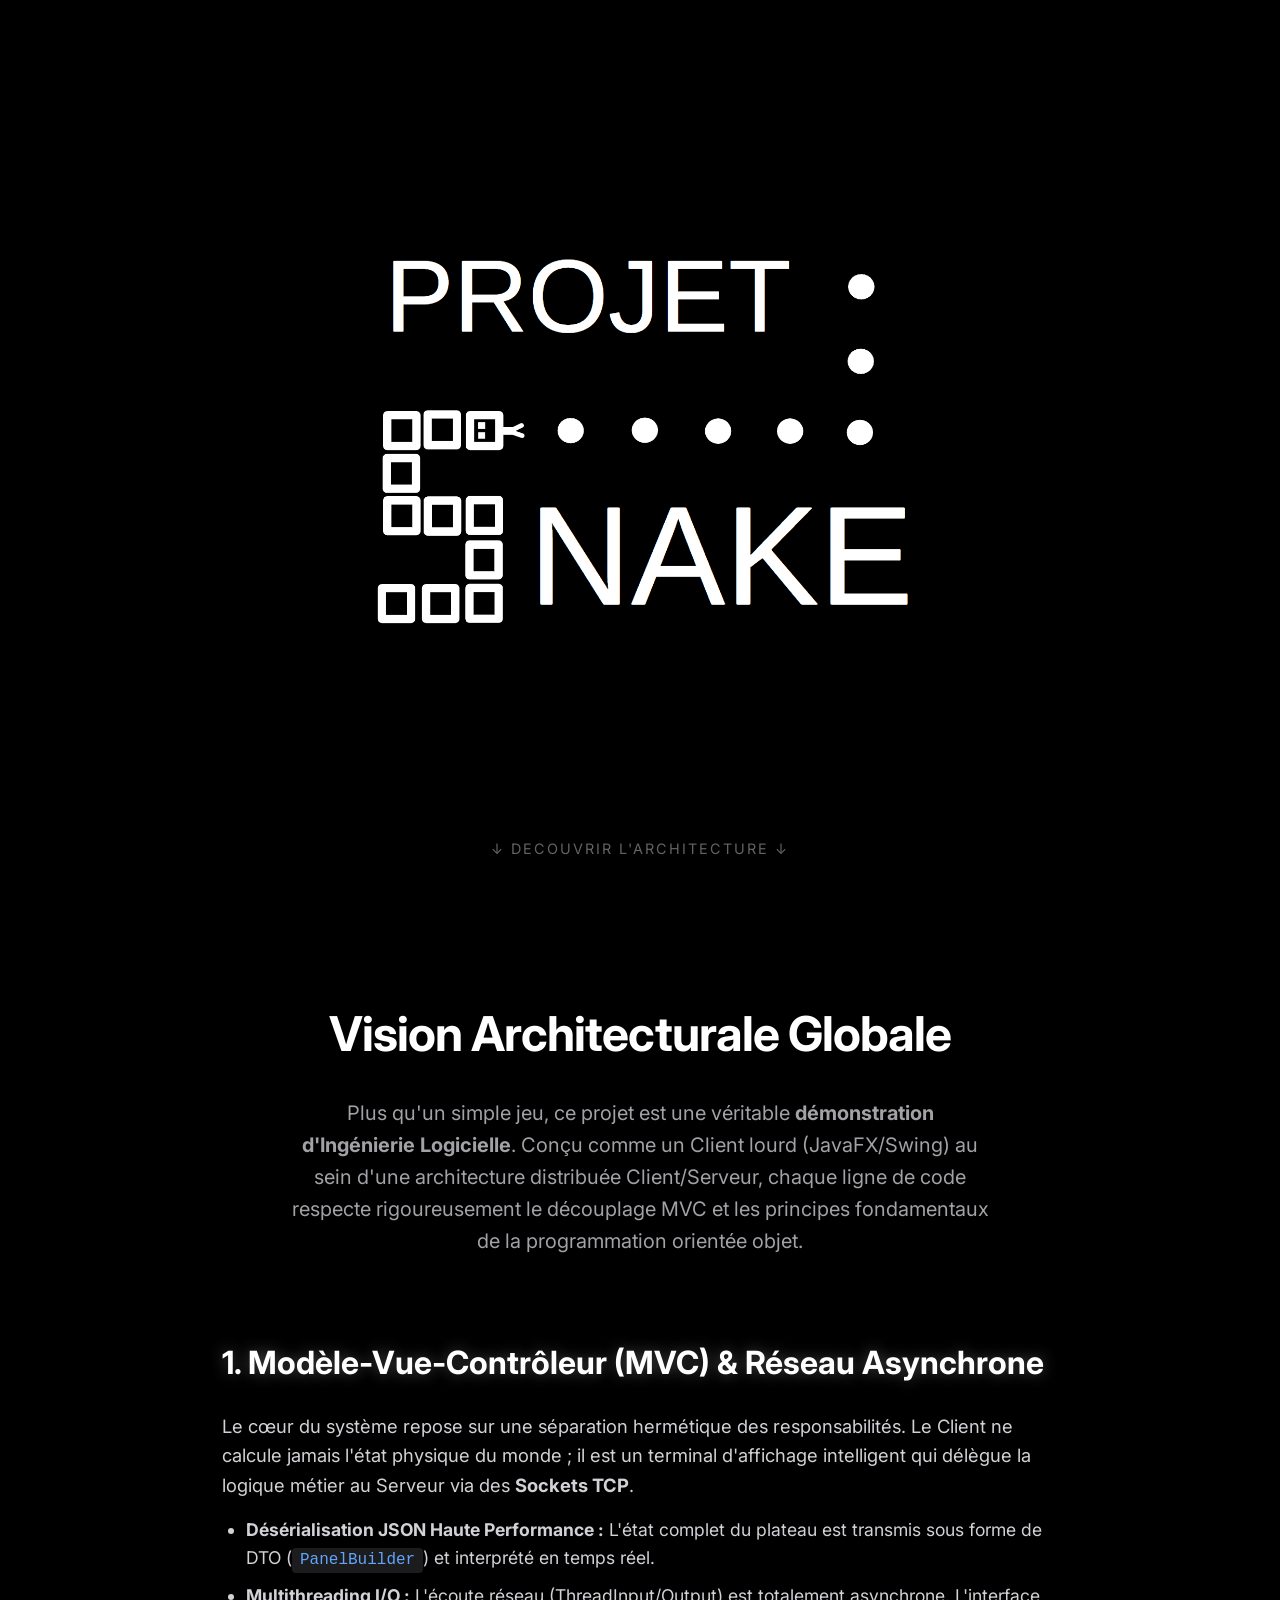
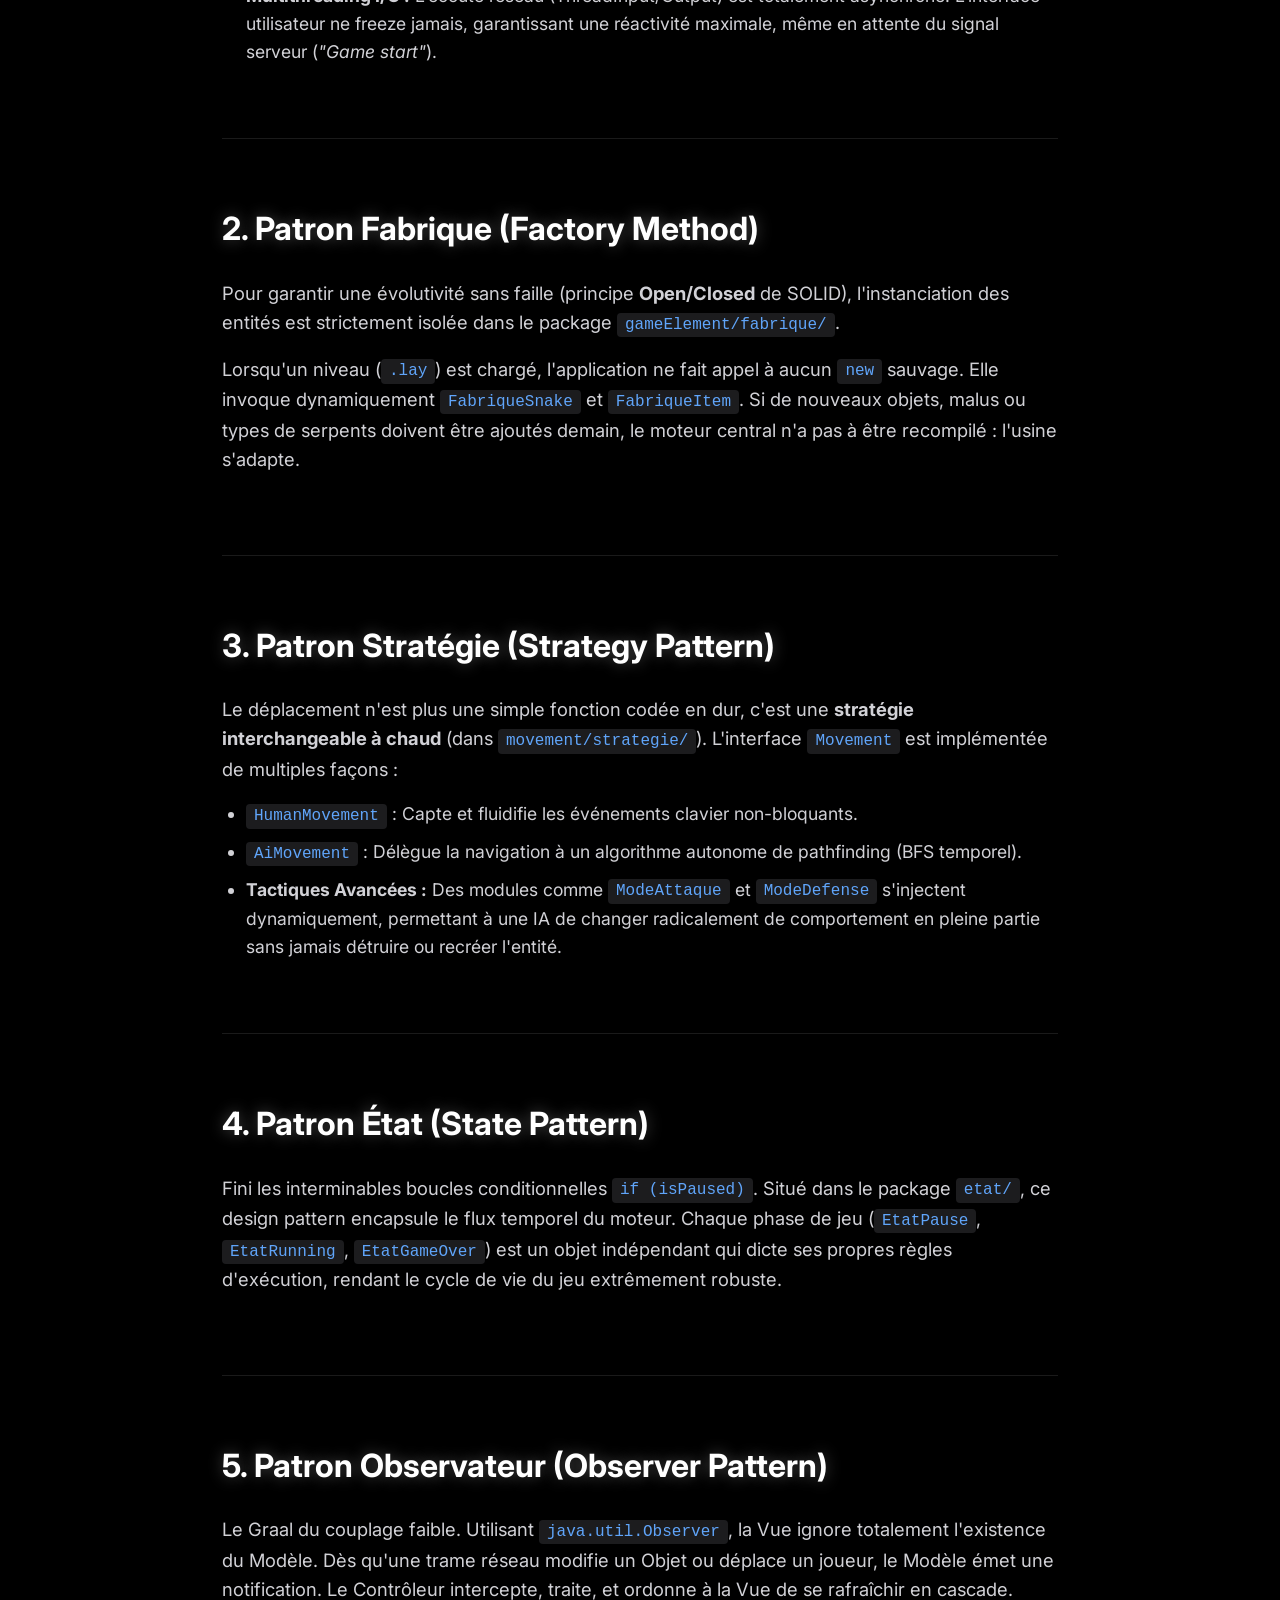
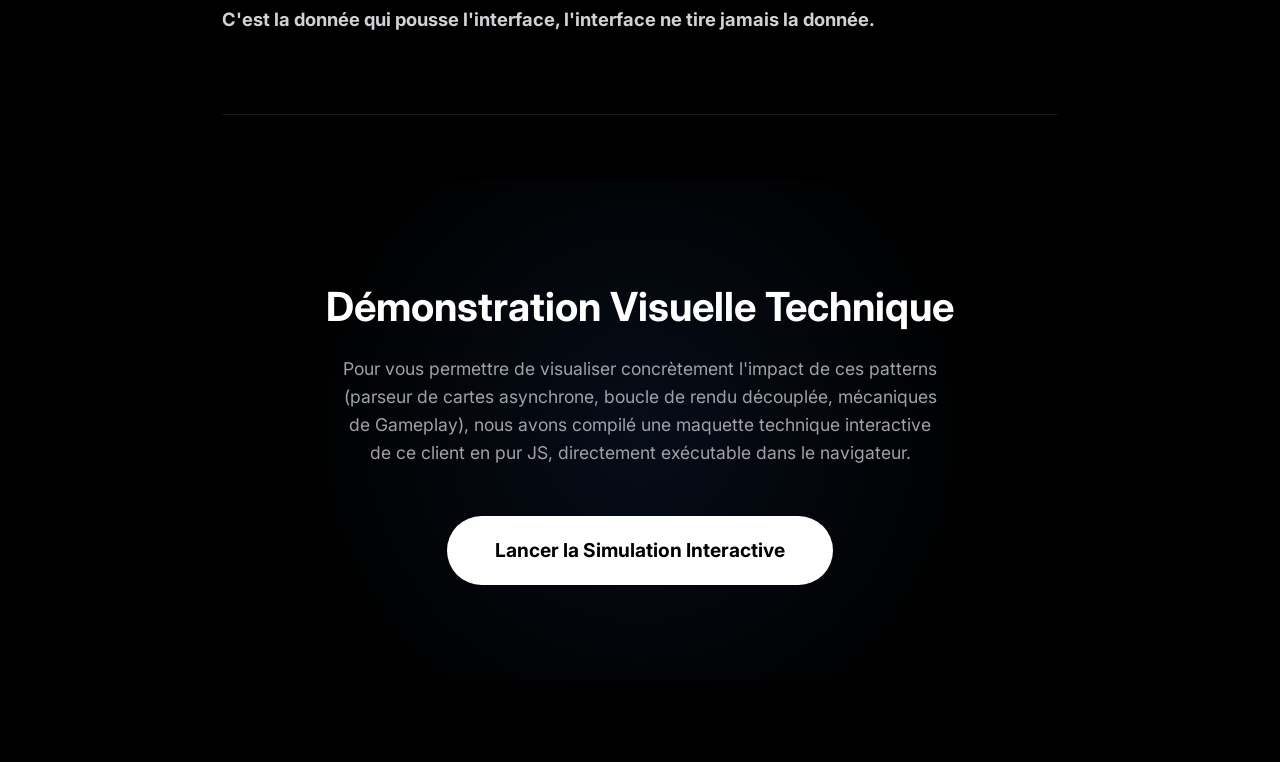
<file: index.html>
<!DOCTYPE html>
<html lang="fr">

<head>
    <meta charset="UTF-8">
    <meta name="viewport" content="width=device-width, initial-scale=1.0">
    <title>Architecture - Projet Snake</title>
    <link rel="stylesheet" href="web/style.css">
    <link href="https://fonts.googleapis.com/css2?family=Inter:wght@300;400;600;800&display=swap" rel="stylesheet">
</head>

<body class="doc-dark-mode">

    <!-- Section Intro avec Fondu au Noir -->
    <section class="hero-fade">
        <img src="images/titre.png" alt="Projet Snake" class="fade-in-logo">
        <div class="scroll-indicator">↓ Decouvrir l'Architecture ↓</div>
    </section>

    <!-- Corps de la Documentation -->
    <main class="architecture-content">

        <header class="section-header">
            <h2>Vision Architecturale Globale</h2>
            <p>Plus qu'un simple jeu, ce projet est une véritable <strong>démonstration d'Ingénierie
                    Logicielle</strong>. Conçu comme un Client lourd (JavaFX/Swing) au sein d'une architecture
                distribuée Client/Serveur, chaque ligne de code respecte rigoureusement le découplage MVC et les
                principes fondamentaux de la programmation orientée objet.</p>
        </header>

        <article class="doc-block">
            <h3>1. Modèle-Vue-Contrôleur (MVC) & Réseau Asynchrone</h3>
            <div class="block-content">
                <p>Le cœur du système repose sur une séparation hermétique des responsabilités. Le Client ne calcule
                    jamais l'état physique du monde ; il est un terminal d'affichage intelligent qui délègue la logique
                    métier au Serveur via des <strong>Sockets TCP</strong>.</p>
                <ul>
                    <li><strong>Désérialisation JSON Haute Performance :</strong> L'état complet du plateau est transmis
                        sous forme de DTO (<code>PanelBuilder</code>) et interprété en temps réel.</li>
                    <li><strong>Multithreading I/O :</strong> L'écoute réseau (ThreadInput/Output) est totalement
                        asynchrone. L'interface utilisateur ne freeze jamais, garantissant une réactivité maximale, même
                        en attente du signal serveur (<i>"Game start"</i>).</li>
                </ul>
            </div>
        </article>

        <article class="doc-block">
            <h3>2. Patron Fabrique (Factory Method)</h3>
            <div class="block-content">
                <p>Pour garantir une évolutivité sans faille (principe <strong>Open/Closed</strong> de SOLID),
                    l'instanciation des entités est strictement isolée dans le package
                    <code>gameElement/fabrique/</code>.</p>
                <p>Lorsqu'un niveau (<code>.lay</code>) est chargé, l'application ne fait appel à aucun <code>new</code>
                    sauvage. Elle invoque dynamiquement <code>FabriqueSnake</code> et <code>FabriqueItem</code>. Si de
                    nouveaux objets, malus ou types de serpents doivent être ajoutés demain, le moteur central n'a pas à
                    être recompilé : l'usine s'adapte.</p>
            </div>
        </article>

        <article class="doc-block">
            <h3>3. Patron Stratégie (Strategy Pattern)</h3>
            <div class="block-content">
                <p>Le déplacement n'est plus une simple fonction codée en dur, c'est une <strong>stratégie
                        interchangeable à chaud</strong> (dans <code>movement/strategie/</code>). L'interface
                    <code>Movement</code> est implémentée de multiples façons :</p>
                <ul>
                    <li><code>HumanMovement</code> : Capte et fluidifie les événements clavier non-bloquants.</li>
                    <li><code>AiMovement</code> : Délègue la navigation à un algorithme autonome de pathfinding (BFS
                        temporel).</li>
                    <li><strong>Tactiques Avancées :</strong> Des modules comme <code>ModeAttaque</code> et
                        <code>ModeDefense</code> s'injectent dynamiquement, permettant à une IA de changer radicalement
                        de comportement en pleine partie sans jamais détruire ou recréer l'entité.</li>
                </ul>
            </div>
        </article>

        <article class="doc-block">
            <h3>4. Patron État (State Pattern)</h3>
            <div class="block-content">
                <p>Fini les interminables boucles conditionnelles <code>if (isPaused)</code>. Situé dans le package
                    <code>etat/</code>, ce design pattern encapsule le flux temporel du moteur. Chaque phase de jeu
                    (<code>EtatPause</code>, <code>EtatRunning</code>, <code>EtatGameOver</code>) est un objet
                    indépendant qui dicte ses propres règles d'exécution, rendant le cycle de vie du jeu extrêmement
                    robuste.</p>
            </div>
        </article>

        <article class="doc-block">
            <h3>5. Patron Observateur (Observer Pattern)</h3>
            <div class="block-content">
                <p>Le Graal du couplage faible. Utilisant <code>java.util.Observer</code>, la Vue ignore totalement
                    l'existence du Modèle. Dès qu'une trame réseau modifie un Objet ou déplace un joueur, le Modèle émet
                    une notification. Le Contrôleur intercepte, traite, et ordonne à la Vue de se rafraîchir en cascade.
                    <strong>C'est la donnée qui pousse l'interface, l'interface ne tire jamais la donnée.</strong></p>
            </div>
        </article>

        <!-- CTA : Simulateur -->
        <div class="cta-container">
            <h3>Démonstration Visuelle Technique</h3>
            <p>Pour vous permettre de visualiser concrètement l'impact de ces patterns (parseur de cartes asynchrone,
                boucle de rendu découplée, mécaniques de Gameplay), nous avons compilé une maquette technique
                interactive de ce client en pur JS, directement exécutable dans le navigateur.</p>
            <a href="web/simulator.html" class="btn-large">Lancer la Simulation Interactive</a>
        </div>

    </main>
</body>

</html>
</file>
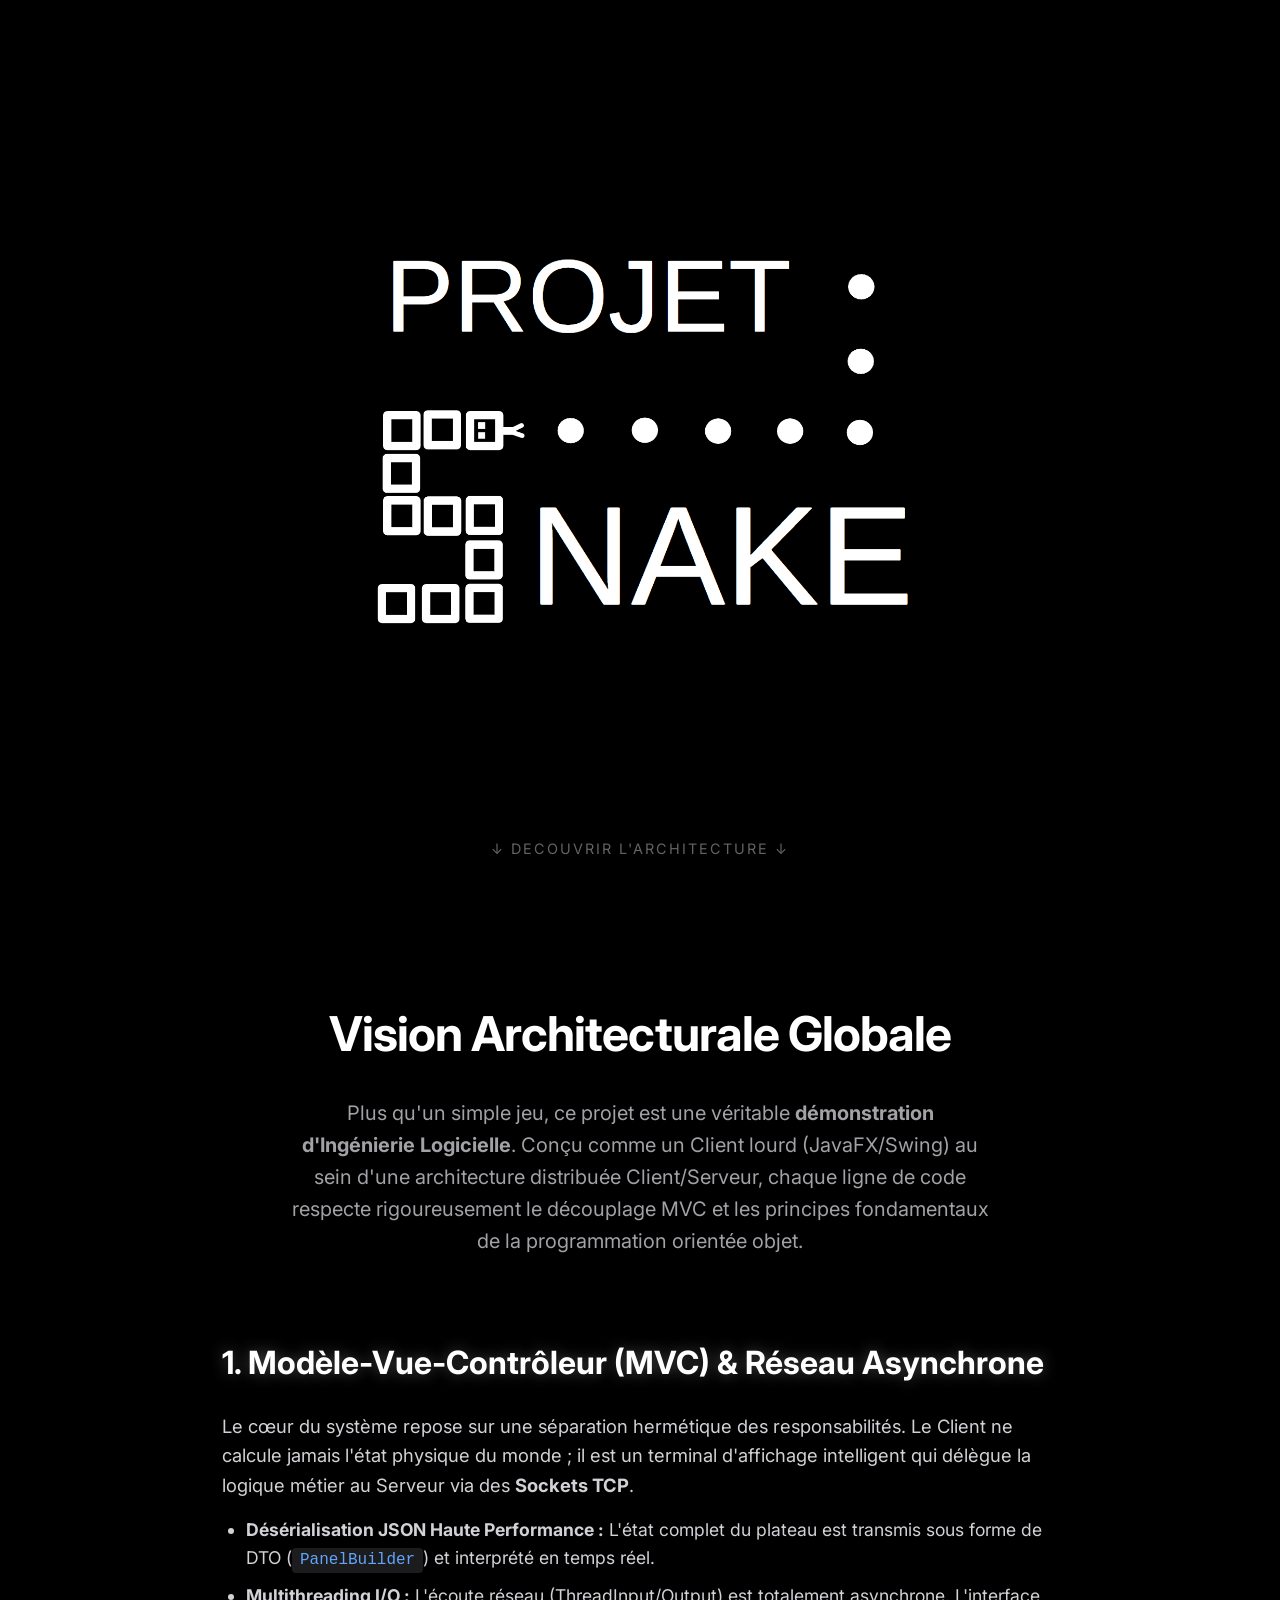
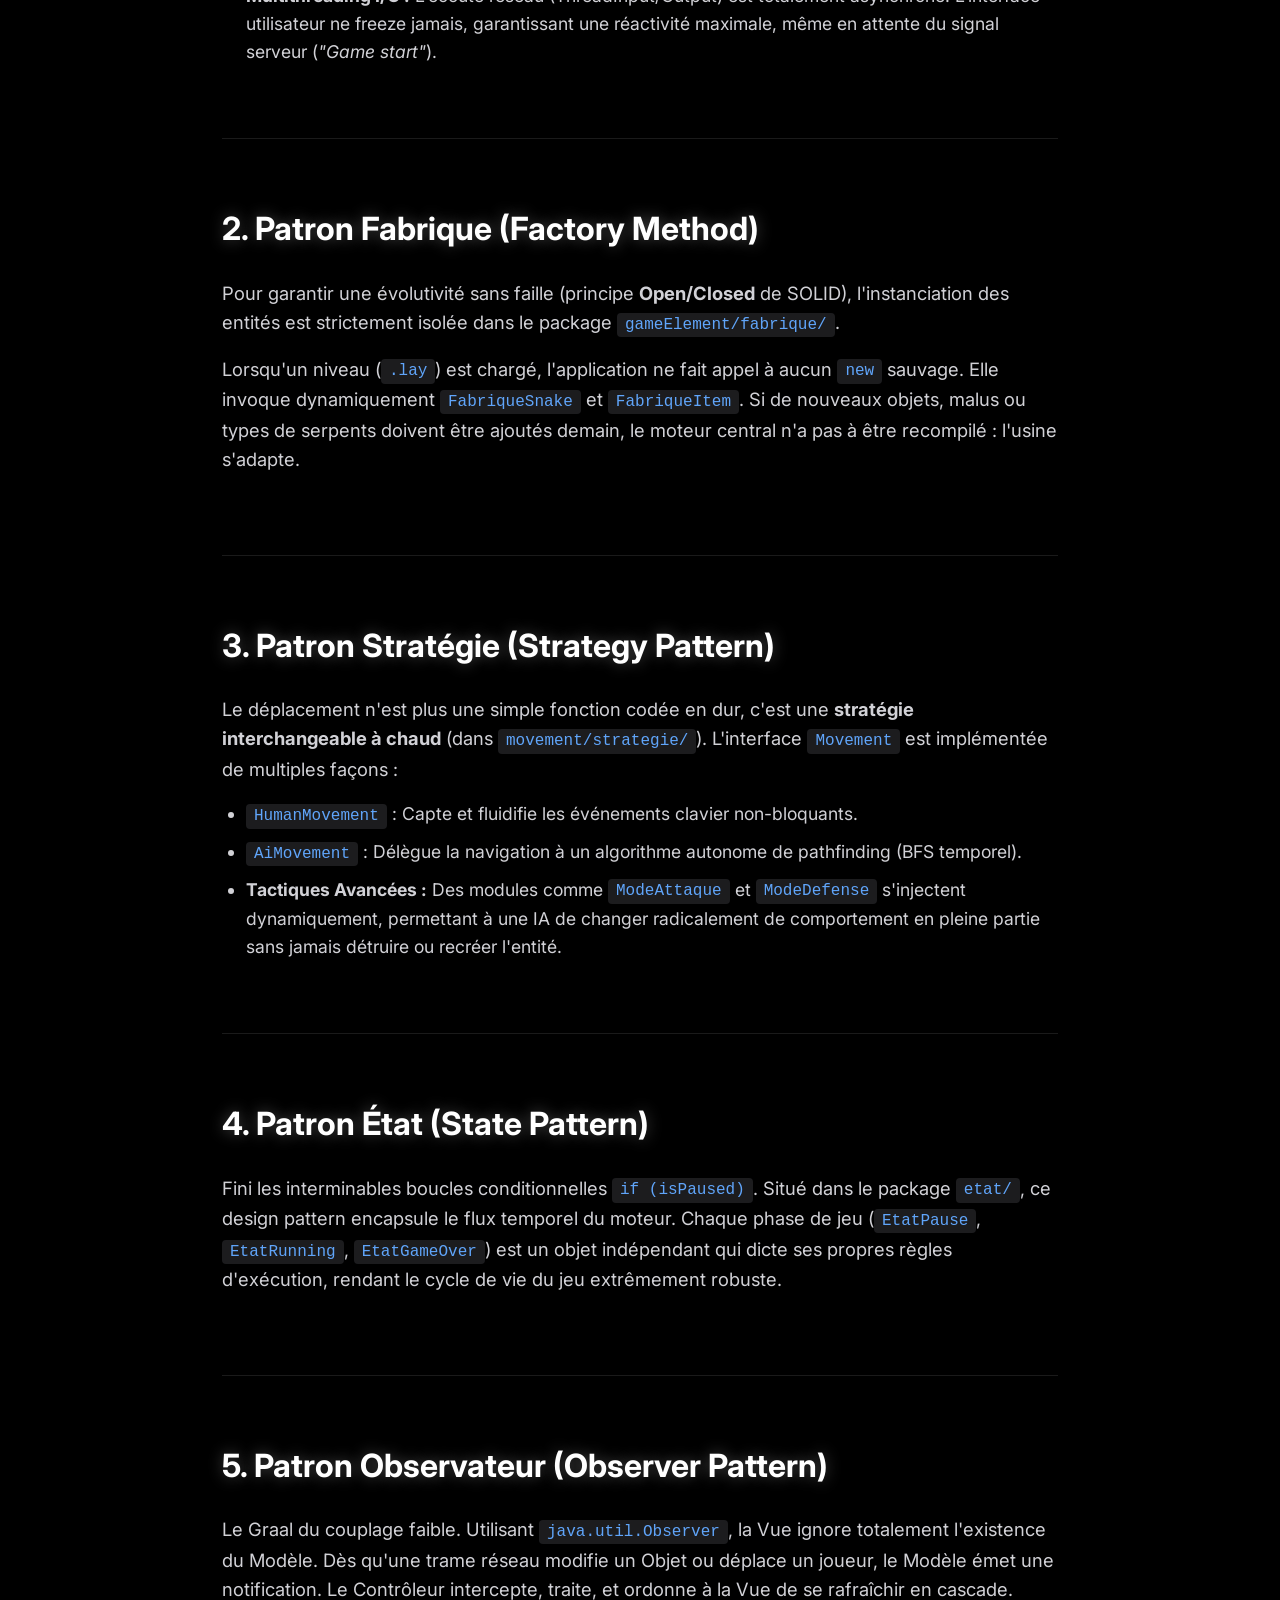
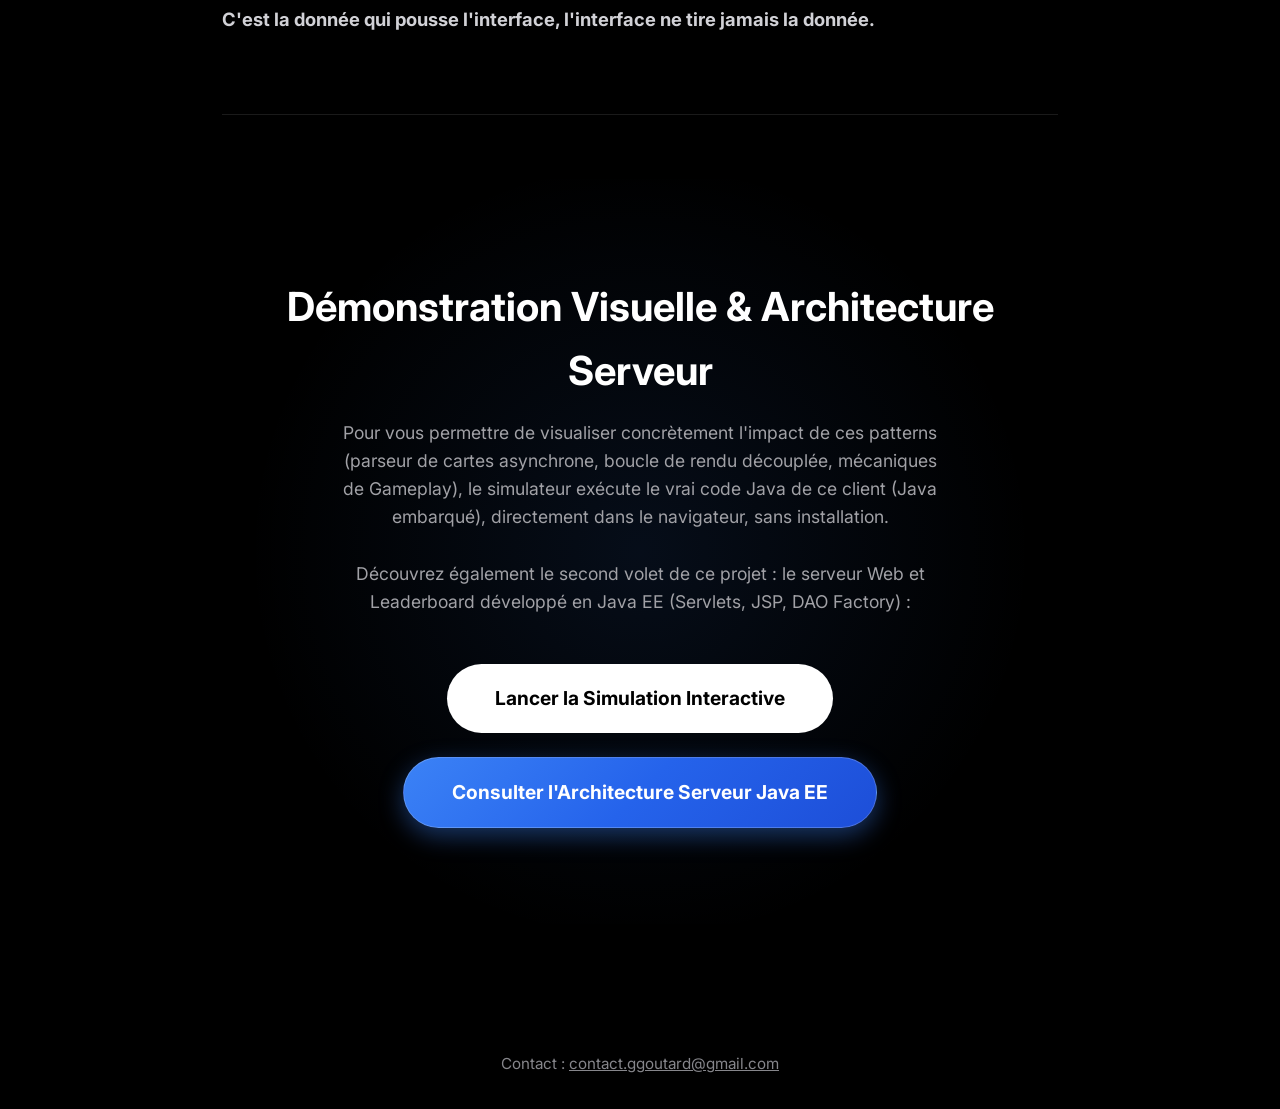
<file: docs/index.html>
<!DOCTYPE html>
<html lang="fr">

<head>
    <meta charset="UTF-8">
    <meta name="viewport" content="width=device-width, initial-scale=1.0">
    <title>Architecture - Projet Snake</title>
    <link rel="stylesheet" href="style.css">
    <link href="https://fonts.googleapis.com/css2?family=Inter:wght@300;400;600;800&display=swap" rel="stylesheet">
</head>

<body class="doc-dark-mode">

    <!-- Section Intro avec Fondu au Noir -->
    <section class="hero-fade">
        <img src="images/titre.png" alt="Projet Snake" class="fade-in-logo">
        <div class="scroll-indicator">↓ Decouvrir l'Architecture ↓</div>
    </section>

    <!-- Corps de la Documentation -->
    <main class="architecture-content">

        <header class="section-header">
            <h2>Vision Architecturale Globale</h2>
            <p>Plus qu'un simple jeu, ce projet est une véritable <strong>démonstration d'Ingénierie
                    Logicielle</strong>. Conçu comme un Client lourd (JavaFX/Swing) au sein d'une architecture
                distribuée Client/Serveur, chaque ligne de code respecte rigoureusement le découplage MVC et les
                principes fondamentaux de la programmation orientée objet.</p>
        </header>

        <article class="doc-block">
            <h3>1. Modèle-Vue-Contrôleur (MVC) & Réseau Asynchrone</h3>
            <div class="block-content">
                <p>Le cœur du système repose sur une séparation hermétique des responsabilités. Le Client ne calcule
                    jamais l'état physique du monde ; il est un terminal d'affichage intelligent qui délègue la logique
                    métier au Serveur via des <strong>Sockets TCP</strong>.</p>
                <ul>
                    <li><strong>Désérialisation JSON Haute Performance :</strong> L'état complet du plateau est transmis
                        sous forme de DTO (<code>PanelBuilder</code>) et interprété en temps réel.</li>
                    <li><strong>Multithreading I/O :</strong> L'écoute réseau (ThreadInput/Output) est totalement
                        asynchrone. L'interface utilisateur ne freeze jamais, garantissant une réactivité maximale, même
                        en attente du signal serveur (<i>"Game start"</i>).</li>
                </ul>
            </div>
        </article>

        <article class="doc-block">
            <h3>2. Patron Fabrique (Factory Method)</h3>
            <div class="block-content">
                <p>Pour garantir une évolutivité sans faille (principe <strong>Open/Closed</strong> de SOLID),
                    l'instanciation des entités est strictement isolée dans le package
                    <code>gameElement/fabrique/</code>.</p>
                <p>Lorsqu'un niveau (<code>.lay</code>) est chargé, l'application ne fait appel à aucun <code>new</code>
                    sauvage. Elle invoque dynamiquement <code>FabriqueSnake</code> et <code>FabriqueItem</code>. Si de
                    nouveaux objets, malus ou types de serpents doivent être ajoutés demain, le moteur central n'a pas à
                    être recompilé : l'usine s'adapte.</p>
            </div>
        </article>

        <article class="doc-block">
            <h3>3. Patron Stratégie (Strategy Pattern)</h3>
            <div class="block-content">
                <p>Le déplacement n'est plus une simple fonction codée en dur, c'est une <strong>stratégie
                        interchangeable à chaud</strong> (dans <code>movement/strategie/</code>). L'interface
                    <code>Movement</code> est implémentée de multiples façons :</p>
                <ul>
                    <li><code>HumanMovement</code> : Capte et fluidifie les événements clavier non-bloquants.</li>
                    <li><code>AiMovement</code> : Délègue la navigation à un algorithme autonome de pathfinding (BFS
                        temporel).</li>
                    <li><strong>Tactiques Avancées :</strong> Des modules comme <code>ModeAttaque</code> et
                        <code>ModeDefense</code> s'injectent dynamiquement, permettant à une IA de changer radicalement
                        de comportement en pleine partie sans jamais détruire ou recréer l'entité.</li>
                </ul>
            </div>
        </article>

        <article class="doc-block">
            <h3>4. Patron État (State Pattern)</h3>
            <div class="block-content">
                <p>Fini les interminables boucles conditionnelles <code>if (isPaused)</code>. Situé dans le package
                    <code>etat/</code>, ce design pattern encapsule le flux temporel du moteur. Chaque phase de jeu
                    (<code>EtatPause</code>, <code>EtatRunning</code>, <code>EtatGameOver</code>) est un objet
                    indépendant qui dicte ses propres règles d'exécution, rendant le cycle de vie du jeu extrêmement
                    robuste.</p>
            </div>
        </article>

        <article class="doc-block">
            <h3>5. Patron Observateur (Observer Pattern)</h3>
            <div class="block-content">
                <p>Le Graal du couplage faible. Utilisant <code>java.util.Observer</code>, la Vue ignore totalement
                    l'existence du Modèle. Dès qu'une trame réseau modifie un Objet ou déplace un joueur, le Modèle émet
                    une notification. Le Contrôleur intercepte, traite, et ordonne à la Vue de se rafraîchir en cascade.
                    <strong>C'est la donnée qui pousse l'interface, l'interface ne tire jamais la donnée.</strong></p>
            </div>
        </article>

        <!-- CTA : Simulateur & Architecture Serveur -->
        <div class="cta-container">
            <h3>Démonstration Visuelle & Architecture Serveur</h3>
            <p>Pour vous permettre de visualiser concrètement l'impact de ces patterns (parseur de cartes asynchrone,
                boucle de rendu découplée, mécaniques de Gameplay), le simulateur exécute le vrai code
                Java de ce client (Java embarqué), directement dans le navigateur, sans installation. <br><br>Découvrez également le second volet de ce projet : le serveur Web et Leaderboard développé en Java EE (Servlets, JSP, DAO Factory) :</p>
            <div class="cta-buttons-wrapper">
                <a href="simulator.html" class="btn-large">Lancer la Simulation Interactive</a>
                <a href="https://ayluc.github.io/web_avance_snake/" class="btn-large btn-primary-gradient">Consulter l'Architecture Serveur Java EE</a>
            </div>
        </div>

    </main>

    <footer class="site-footer">
        Contact : <a href="mailto:contact.ggoutard@gmail.com">contact.ggoutard@gmail.com</a>
    </footer>
</body>

</html>
</file>
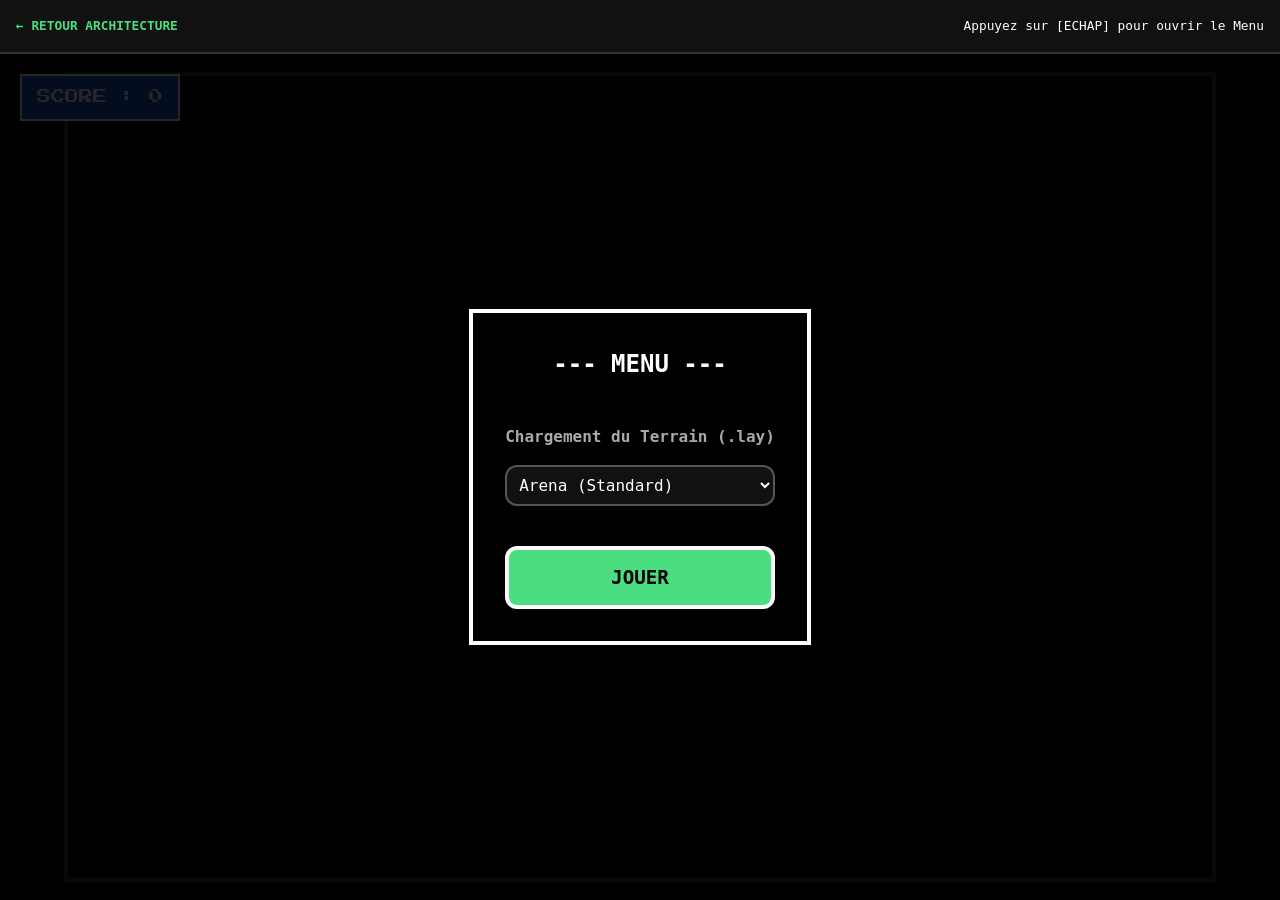
<file: web/simulator.html>
<!DOCTYPE html>
<html lang="fr">
<head>
    <meta charset="UTF-8">
    <meta name="viewport" content="width=device-width, initial-scale=1.0">
    <title>Simulateur Web - Client Snake</title>
    <link rel="stylesheet" href="style.css">
    <link href="https://fonts.googleapis.com/css2?family=Press+Start+2P&display=swap" rel="stylesheet">
</head>
<body class="sim-dark-pixel">
    <nav class="nav-bar-pixel">
        <a href="../index.html" class="back-link">← Retour Architecture</a>
        <span>Appuyez sur [ECHAP] pour ouvrir le Menu</span>
    </nav>

    <div class="pixel-canvas-wrapper">
        <div id="score-display">SCORE : 0</div>
        <canvas id="gameCanvas" width="600" height="600"></canvas>
        
        <div id="game-overlay" class="pixel-overlay">
            <div class="pixel-menu">
                <h2>--- MENU ---</h2>
                
                <div class="control-group">
                    <label for="terrain-select">Chargement du Terrain (.lay)</label>
                    <select id="terrain-select">
                        <option value="arena">Arena (Standard)</option>
                        <option value="arenaNoWall">Arena (Sans Murs)</option>
                        <option value="alone">Alone</option>
                        <option value="small">Small</option>
                        <option value="smallArena">Small Arena</option>
                    </select>
                </div>
                
                <button id="btn-start" class="btn-pixel">JOUER</button>
            </div>
        </div>
    </div>

    <script src="app.js"></script>
</body>
</html>
</file>
<file: web/style.css>
:root {
    --apple-bg: #fbfbfd;
    --apple-surface: #ffffff;
    --apple-text: #1d1d1f;
    --apple-text-secondary: #86868b;
    --apple-border: #d2d2d7;
    --apple-blue: #0071e3;
    --apple-blue-hover: #0077ed;
    --apple-shadow: rgba(0, 0, 0, 0.08) 0px 4px 24px;
}

* {
    margin: 0;
    padding: 0;
    box-sizing: border-box;
    -webkit-font-smoothing: antialiased;
}

body {
    font-family: 'Inter', -apple-system, BlinkMacSystemFont, sans-serif;
    line-height: 1.6;
}

/* -------------------------------------------
   DARK MODE : DOCUMENTATION (index.html)
------------------------------------------- */
.doc-dark-mode {
    background-color: #000000;
    color: #e5e5ea;
}

.hero-fade {
    height: 100vh;
    display: flex;
    flex-direction: column;
    justify-content: center;
    align-items: center;
    background: #000000;
    position: relative;
}

.fade-in-logo {
    max-width: 80%;
    max-height: 400px;
    opacity: 0;
    animation: fadeInLogo 3s cubic-bezier(0.25, 1, 0.5, 1) forwards;
    filter: drop-shadow(0 0 40px rgba(96, 165, 250, 0.3));
}

@keyframes fadeInLogo {
    0% { opacity: 0; transform: scale(0.9); filter: blur(10px); }
    100% { opacity: 1; transform: scale(1); filter: blur(0px); }
}

.scroll-indicator {
    position: absolute;
    bottom: 40px;
    color: #636366;
    font-size: 0.9rem;
    letter-spacing: 2px;
    text-transform: uppercase;
    animation: pulse 2s infinite;
}

@keyframes pulse {
    0% { opacity: 0.3; transform: translateY(0); }
    50% { opacity: 1; transform: translateY(-5px); }
    100% { opacity: 0.3; transform: translateY(0); }
}

.architecture-content {
    max-width: 900px;
    margin: 0 auto;
    padding: 6rem 2rem;
}

.section-header {
    text-align: center;
    margin-bottom: 5rem;
}

.section-header h2 {
    font-size: 3rem;
    color: #ffffff;
    margin-bottom: 1.5rem;
    letter-spacing: -0.02em;
}

.section-header p {
    font-size: 1.25rem;
    color: #a1a1a6;
    max-width: 700px;
    margin: 0 auto;
}

.doc-block {
    margin-bottom: 4rem;
    padding-bottom: 4rem;
    border-bottom: 1px solid rgba(255,255,255,0.1);
}

.doc-block h3 {
    font-size: 2rem;
    color: #ffffff;
    margin-bottom: 1.5rem;
    display: inline-block;
    text-shadow: 0 0 15px rgba(255, 255, 255, 0.3);
}

.block-content p {
    font-size: 1.15rem;
    color: #d1d1d6;
    margin-bottom: 1rem;
}

.block-content ul {
    list-style-type: disc;
    padding-left: 1.5rem;
    color: #d1d1d6;
    font-size: 1.1rem;
}

.block-content li {
    margin-bottom: 0.5rem;
}

.block-content code {
    background: #1c1c1e;
    color: #60a5fa;
    padding: 0.2rem 0.5rem;
    border-radius: 4px;
    font-family: monospace;
    font-size: 1rem;
}

.cta-container {
    text-align: center;
    padding: 6rem 0;
    background: radial-gradient(circle at center, rgba(59, 130, 246, 0.1), transparent 70%);
}

.cta-container h3 {
    font-size: 2.5rem;
    color: #fff;
    margin-bottom: 1rem;
}

.cta-container p {
    font-size: 1.1rem;
    color: #a1a1a6;
    max-width: 600px;
    margin: 0 auto 3rem auto;
}

.btn-large {
    display: inline-block;
    background: #ffffff;
    color: #000000;
    font-size: 1.2rem;
    font-weight: 700;
    padding: 1.2rem 3rem;
    border-radius: 40px;
    text-decoration: none;
    transition: transform 0.2s, background 0.2s;
}

.btn-large:hover {
    transform: scale(1.05);
    background: #f5f5f7;
}

/* -------------------------------------------
   LIGHT MODE : SIMULATEUR (simulator.html)
------------------------------------------- */
.sim-light-mode {
    background-color: var(--apple-bg);
    color: var(--apple-text);
}

.nav-bar {
    background-color: rgba(255, 255, 255, 0.8);
    backdrop-filter: saturate(180%) blur(20px);
    border-bottom: 1px solid var(--apple-border);
    padding: 1rem 2rem;
    display: flex;
    align-items: center;
    gap: 2rem;
}

.back-link {
    color: var(--apple-blue);
    text-decoration: none;
    font-weight: 600;
}

.nav-bar h1 {
    font-size: 1.2rem;
    font-weight: 600;
    margin: 0;
}

.simulator-only {
    max-width: 800px;
    margin: 3rem auto;
    padding: 0 2rem;
}

.simulator-pane {
    background: var(--apple-surface);
    border-radius: 24px;
    padding: 2rem;
    box-shadow: var(--apple-shadow);
    display: flex;
    flex-direction: column;
    gap: 1.5rem;
}

.controls {
    display: flex;
    gap: 1rem;
    flex-wrap: wrap;
}

.control-group {
    display: flex;
    flex-direction: column;
    gap: 0.5rem;
    flex: 1;
}

label {
    font-size: 0.85rem;
    font-weight: 600;
    color: var(--apple-text-secondary);
}

select, button {
    font-family: inherit;
    font-size: 1rem;
    padding: 0.8rem 1rem;
    border-radius: 12px;
    border: 1px solid var(--apple-border);
    background: var(--apple-bg);
    outline: none;
}

button.btn-primary {
    background-color: var(--apple-blue);
    color: white;
    border: none;
    cursor: pointer;
    font-weight: 600;
    transition: background 0.2s;
}

button.btn-primary:hover {
    background-color: var(--apple-blue-hover);
}

.canvas-wrapper {
    position: relative;
    width: 100%;
    aspect-ratio: 1/1;
    background-color: #f5f5f7;
    border-radius: 16px;
    overflow: hidden;
    border: 1px solid var(--apple-border);
}

canvas {
    width: 100%;
    height: 100%;
    display: block;
}

.overlay {
    position: absolute;
    top: 0;
    left: 0;
    width: 100%;
    height: 100%;
    background: rgba(255, 255, 255, 0.8);
    backdrop-filter: blur(8px);
    display: flex;
    justify-content: center;
    align-items: center;
    font-size: 1.5rem;
    font-weight: 600;
}

.hidden {
    display: none;
}

.keyboard-hints {
    display: flex;
    justify-content: space-between;
    font-size: 0.85rem;
    color: var(--apple-text-secondary);
    background: var(--apple-bg);
    padding: 1rem;
    border-radius: 12px;
}

/* -------------------------------------------
   DARK MODE PIXEL : SIMULATEUR
------------------------------------------- */
.sim-dark-pixel {
    background-color: #000;
    color: #fff;
    font-family: 'Press Start 2P', monospace; /* Optionnel si importé, sinon fallback monospace */
    display: flex;
    flex-direction: column;
    height: 100vh;
    overflow: hidden;
}

.nav-bar-pixel {
    background: #111;
    border-bottom: 2px solid #333;
    padding: 1rem;
    display: flex;
    justify-content: space-between;
    align-items: center;
    font-size: 0.8rem;
    font-family: monospace;
}

.nav-bar-pixel .back-link {
    color: #4ade80;
    text-decoration: none;
    text-transform: uppercase;
}

.pixel-canvas-wrapper {
    flex-grow: 1;
    position: relative;
    display: flex;
    justify-content: center;
    align-items: center;
    background-color: #0a0a0a;
}

canvas {
    image-rendering: pixelated; /* Force le rendu pixel art */
    border: 4px solid #333;
    max-width: 90vw;
    max-height: 90vh;
    background: #000;
}

#score-display {
    position: absolute;
    top: 20px;
    left: 20px;
    background: #1d4ed8; /* Bleu pour ne pas confondre avec le terrain/les murs */
    border: 2px solid #fff;
    color: #fff;
    padding: 10px 15px;
    font-family: inherit;
    font-size: 14px;
    z-index: 10;
}

.pixel-overlay {
    position: absolute;
    top: 0; left: 0; width: 100%; height: 100%;
    background: rgba(0, 0, 0, 0.85);
    display: flex;
    justify-content: center;
    align-items: center;
    z-index: 100; /* Permet de cacher le score quand le menu est ouvert */
}

.pixel-overlay.hidden {
    display: none;
}

.pixel-menu {
    background: #000;
    border: 4px solid #fff;
    padding: 2rem;
    display: flex;
    flex-direction: column;
    gap: 1.5rem;
    text-align: center;
    min-width: 300px;
    font-family: monospace;
}

.pixel-menu h2 {
    font-size: 1.5rem;
    color: #fff;
    margin-bottom: 1rem;
    text-transform: uppercase;
}

.pixel-menu label {
    font-size: 1rem;
    color: #aaa;
    margin-bottom: 0.5rem;
    display: block;
}

.pixel-menu select {
    width: 100%;
    padding: 0.5rem;
    background: #111;
    color: #fff;
    border: 2px solid #555;
    font-family: inherit;
    font-size: 1rem;
}

.btn-pixel {
    margin-top: 1rem;
    background: #4ade80;
    color: #000;
    border: 4px solid #fff;
    padding: 1rem;
    font-weight: bold;
    font-size: 1.2rem;
    cursor: pointer;
    font-family: inherit;
    text-transform: uppercase;
}

.btn-pixel:hover {
    background: #22c55e;
}

/* -------------------------------------------
   DIAGRAMME D'ARCHITECTURE TECHNIQUE
------------------------------------------- */
.arch-diagram-section {
    padding: 4rem 0;
    border-bottom: 1px solid rgba(255,255,255,0.1);
    margin-bottom: 4rem;
}

.arch-diagram-section > h3 {
    font-size: 1.1rem;
    font-weight: 600;
    color: #636366;
    text-align: center;
    text-transform: uppercase;
    letter-spacing: 3px;
    margin-bottom: 2.5rem;
}

.arch-diagram {
    display: flex;
    flex-direction: column;
    gap: 0;
    font-family: 'Inter', monospace;
    position: relative;
}

/* Couches */
.arch-layer {
    border-radius: 14px;
    padding: 1.2rem 1.5rem;
    position: relative;
    border: 1px solid transparent;
}

.arch-layer-label {
    position: absolute;
    top: -11px;
    left: 20px;
    font-size: 0.65rem;
    font-weight: 700;
    text-transform: uppercase;
    letter-spacing: 2px;
    padding: 2px 10px;
    border-radius: 20px;
    background: #000;
}

/* COUCHE SERVEUR */
.layer-server {
    background: rgba(239, 68, 68, 0.07);
    border-color: rgba(239, 68, 68, 0.3);
}
.layer-server .arch-layer-label {
    color: #ef4444;
    border: 1px solid rgba(239, 68, 68, 0.4);
}

/* COUCHE RÉSEAU */
.layer-network {
    margin: 0.6rem 2rem;
    background: rgba(251, 191, 36, 0.05);
    border-color: rgba(251, 191, 36, 0.3);
    border-style: dashed;
}
.layer-network .arch-layer-label {
    color: #fbbf24;
    border: 1px solid rgba(251, 191, 36, 0.4);
}

/* COUCHE CLIENT MVC */
.layer-client {
    background: rgba(59, 130, 246, 0.07);
    border-color: rgba(59, 130, 246, 0.3);
}
.layer-client .arch-layer-label {
    color: #60a5fa;
    border: 1px solid rgba(59, 130, 246, 0.4);
}

/* COUCHE PATTERNS */
.layer-patterns {
    margin: 0.6rem 1rem;
    background: rgba(139, 92, 246, 0.07);
    border-color: rgba(139, 92, 246, 0.25);
}
.layer-patterns .arch-layer-label {
    color: #a78bfa;
    border: 1px solid rgba(139, 92, 246, 0.4);
}

/* Grille de modules dans une couche */
.arch-modules {
    display: flex;
    gap: 0.8rem;
    flex-wrap: wrap;
    margin-top: 0.5rem;
    align-items: stretch;
}

.arch-module {
    flex: 1;
    min-width: 130px;
    border-radius: 10px;
    padding: 0.8rem 1rem;
    display: flex;
    flex-direction: column;
    gap: 0.3rem;
    border: 1px solid;
    position: relative;
    transition: transform 0.2s ease, box-shadow 0.2s ease;
}

.arch-module:hover {
    transform: translateY(-2px);
    box-shadow: 0 8px 20px rgba(0,0,0,0.4);
}

.arch-module-icon {
    font-size: 1.1rem;
    margin-bottom: 0.2rem;
}

.arch-module-name {
    font-size: 0.75rem;
    font-weight: 700;
    font-family: monospace;
    color: #e5e5ea;
    line-height: 1.2;
}

.arch-module-desc {
    font-size: 0.62rem;
    color: #636366;
    font-family: 'Inter', sans-serif;
    line-height: 1.4;
}

.arch-module-badge {
    display: inline-block;
    margin-top: 0.4rem;
    font-size: 0.55rem;
    font-weight: 700;
    text-transform: uppercase;
    letter-spacing: 1px;
    padding: 2px 6px;
    border-radius: 4px;
    align-self: flex-start;
}

/* Couleurs des modules par couche */
.mod-red    { background: rgba(239,68,68,0.12); border-color: rgba(239,68,68,0.25); }
.mod-yellow { background: rgba(251,191,36,0.1);  border-color: rgba(251,191,36,0.25); }
.mod-blue   { background: rgba(59,130,246,0.1);  border-color: rgba(59,130,246,0.25); }
.mod-purple { background: rgba(139,92,246,0.1);  border-color: rgba(139,92,246,0.25); }
.mod-green  { background: rgba(74,222,128,0.08); border-color: rgba(74,222,128,0.25); }
.mod-teal   { background: rgba(20,184,166,0.08); border-color: rgba(20,184,166,0.25); }

.badge-red    { background: rgba(239,68,68,0.25);   color: #f87171; }
.badge-yellow { background: rgba(251,191,36,0.25);  color: #fcd34d; }
.badge-blue   { background: rgba(59,130,246,0.25);  color: #93c5fd; }
.badge-purple { background: rgba(139,92,246,0.25);  color: #c4b5fd; }
.badge-green  { background: rgba(74,222,128,0.2);   color: #86efac; }
.badge-teal   { background: rgba(20,184,166,0.2);   color: #5eead4; }

/* Flèches de connexion entre couches */
.arch-arrow {
    display: flex;
    justify-content: center;
    align-items: center;
    gap: 1.5rem;
    padding: 0.5rem 0;
    position: relative;
}

.arch-arrow-line {
    display: flex;
    flex-direction: column;
    align-items: center;
    gap: 0.2rem;
}

.arch-arrow-label {
    font-size: 0.6rem;
    font-weight: 700;
    text-transform: uppercase;
    letter-spacing: 1px;
    padding: 2px 8px;
    border-radius: 10px;
}

.arrow-up { color: #636366; font-size: 0.9rem; animation: pulse-arrow 1.5s infinite; }
.arrow-down { color: #636366; font-size: 0.9rem; animation: pulse-arrow 1.5s infinite 0.75s; }

@keyframes pulse-arrow {
    0%, 100% { opacity: 0.4; }
    50% { opacity: 1; }
}

.arrow-tcp   { background: rgba(251,191,36,0.15); color: #fbbf24; border: 1px solid rgba(251,191,36,0.3); }
.arrow-json  { background: rgba(74,222,128,0.1);  color: #4ade80; border: 1px solid rgba(74,222,128,0.3); }
.arrow-evt   { background: rgba(139,92,246,0.15); color: #a78bfa; border: 1px solid rgba(139,92,246,0.3); }

/* Légende */
.arch-legend {
    display: flex;
    flex-wrap: wrap;
    gap: 1rem;
    margin-top: 1.5rem;
    padding-top: 1.5rem;
    border-top: 1px solid rgba(255,255,255,0.08);
    justify-content: center;
}

.legend-item {
    display: flex;
    align-items: center;
    gap: 0.4rem;
    font-size: 0.65rem;
    color: #636366;
    font-weight: 600;
    text-transform: uppercase;
    letter-spacing: 1px;
}

.legend-dot {
    width: 8px;
    height: 8px;
    border-radius: 50%;
    flex-shrink: 0;
}
</file>
<file: docs/style.css>
:root {
    --apple-bg: #fbfbfd;
    --apple-surface: #ffffff;
    --apple-text: #1d1d1f;
    --apple-text-secondary: #86868b;
    --apple-border: #d2d2d7;
    --apple-blue: #0071e3;
    --apple-blue-hover: #0077ed;
    --apple-shadow: rgba(0, 0, 0, 0.08) 0px 4px 24px;
}

* {
    margin: 0;
    padding: 0;
    box-sizing: border-box;
    -webkit-font-smoothing: antialiased;
}

body {
    font-family: 'Inter', -apple-system, BlinkMacSystemFont, sans-serif;
    line-height: 1.6;
}

/* -------------------------------------------
   DARK MODE : DOCUMENTATION (index.html)
------------------------------------------- */
.doc-dark-mode {
    background-color: #000000;
    color: #e5e5ea;
}

.hero-fade {
    height: 100vh;
    display: flex;
    flex-direction: column;
    justify-content: center;
    align-items: center;
    background: #000000;
    position: relative;
}

.fade-in-logo {
    max-width: 80%;
    max-height: 400px;
    opacity: 0;
    animation: fadeInLogo 3s cubic-bezier(0.25, 1, 0.5, 1) forwards;
    filter: drop-shadow(0 0 40px rgba(96, 165, 250, 0.3));
}

@keyframes fadeInLogo {
    0% { opacity: 0; transform: scale(0.9); filter: blur(10px); }
    100% { opacity: 1; transform: scale(1); filter: blur(0px); }
}

.scroll-indicator {
    position: absolute;
    bottom: 40px;
    color: #636366;
    font-size: 0.9rem;
    letter-spacing: 2px;
    text-transform: uppercase;
    animation: pulse 2s infinite;
}

@keyframes pulse {
    0% { opacity: 0.3; transform: translateY(0); }
    50% { opacity: 1; transform: translateY(-5px); }
    100% { opacity: 0.3; transform: translateY(0); }
}

.architecture-content {
    max-width: 900px;
    margin: 0 auto;
    padding: 6rem 2rem;
}

.section-header {
    text-align: center;
    margin-bottom: 5rem;
}

.section-header h2 {
    font-size: 3rem;
    color: #ffffff;
    margin-bottom: 1.5rem;
    letter-spacing: -0.02em;
}

.section-header p {
    font-size: 1.25rem;
    color: #a1a1a6;
    max-width: 700px;
    margin: 0 auto;
}

.doc-block {
    margin-bottom: 4rem;
    padding-bottom: 4rem;
    border-bottom: 1px solid rgba(255,255,255,0.1);
}

.doc-block h3 {
    font-size: 2rem;
    color: #ffffff;
    margin-bottom: 1.5rem;
    display: inline-block;
    text-shadow: 0 0 15px rgba(255, 255, 255, 0.3);
}

.block-content p {
    font-size: 1.15rem;
    color: #d1d1d6;
    margin-bottom: 1rem;
}

.block-content ul {
    list-style-type: disc;
    padding-left: 1.5rem;
    color: #d1d1d6;
    font-size: 1.1rem;
}

.block-content li {
    margin-bottom: 0.5rem;
}

.block-content code {
    background: #1c1c1e;
    color: #60a5fa;
    padding: 0.2rem 0.5rem;
    border-radius: 4px;
    font-family: monospace;
    font-size: 1rem;
}

.cta-container {
    text-align: center;
    padding: 6rem 0;
    background: radial-gradient(circle at center, rgba(59, 130, 246, 0.1), transparent 70%);
}

.cta-container h3 {
    font-size: 2.5rem;
    color: #fff;
    margin-bottom: 1rem;
}

.cta-container p {
    font-size: 1.1rem;
    color: #a1a1a6;
    max-width: 600px;
    margin: 0 auto 3rem auto;
}

.btn-large {
    display: inline-block;
    background: #ffffff;
    color: #000000;
    font-size: 1.2rem;
    font-weight: 700;
    padding: 1.2rem 3rem;
    border-radius: 40px;
    text-decoration: none;
    transition: transform 0.2s, background 0.2s;
}

.btn-large:hover {
    transform: scale(1.05);
    background: #f5f5f7;
}

.cta-buttons-wrapper {
    display: flex;
    justify-content: center;
    align-items: center;
    gap: 1.5rem;
    flex-wrap: wrap;
    margin-top: 2rem;
}

.btn-primary-gradient {
    background: linear-gradient(135deg, #3b82f6 0%, #2563eb 50%, #1d4ed8 100%);
    color: #ffffff !important;
    border: 1px solid rgba(255, 255, 255, 0.2);
    box-shadow: 0 8px 25px rgba(59, 130, 246, 0.4);
}

.btn-primary-gradient:hover {
    background: linear-gradient(135deg, #60a5fa 0%, #3b82f6 50%, #2563eb 100%);
    box-shadow: 0 12px 35px rgba(59, 130, 246, 0.6);
}

/* -------------------------------------------
   LIGHT MODE : SIMULATEUR (simulator.html)
------------------------------------------- */
.sim-light-mode {
    background-color: var(--apple-bg);
    color: var(--apple-text);
}

.nav-bar {
    background-color: rgba(255, 255, 255, 0.8);
    backdrop-filter: saturate(180%) blur(20px);
    border-bottom: 1px solid var(--apple-border);
    padding: 1rem 2rem;
    display: flex;
    align-items: center;
    gap: 2rem;
}

.back-link {
    color: var(--apple-blue);
    text-decoration: none;
    font-weight: 600;
}

.nav-bar h1 {
    font-size: 1.2rem;
    font-weight: 600;
    margin: 0;
}

.simulator-only {
    max-width: 800px;
    margin: 3rem auto;
    padding: 0 2rem;
}

.simulator-pane {
    background: var(--apple-surface);
    border-radius: 24px;
    padding: 2rem;
    box-shadow: var(--apple-shadow);
    display: flex;
    flex-direction: column;
    gap: 1.5rem;
}

.controls {
    display: flex;
    gap: 1rem;
    flex-wrap: wrap;
}

.control-group {
    display: flex;
    flex-direction: column;
    gap: 0.5rem;
    flex: 1;
}

label {
    font-size: 0.85rem;
    font-weight: 600;
    color: var(--apple-text-secondary);
}

select, button {
    font-family: inherit;
    font-size: 1rem;
    padding: 0.8rem 1rem;
    border-radius: 12px;
    border: 1px solid var(--apple-border);
    background: var(--apple-bg);
    outline: none;
}

button.btn-primary {
    background-color: var(--apple-blue);
    color: white;
    border: none;
    cursor: pointer;
    font-weight: 600;
    transition: background 0.2s;
}

button.btn-primary:hover {
    background-color: var(--apple-blue-hover);
}

.canvas-wrapper {
    position: relative;
    width: 100%;
    aspect-ratio: 1/1;
    background-color: #f5f5f7;
    border-radius: 16px;
    overflow: hidden;
    border: 1px solid var(--apple-border);
}

canvas {
    width: 100%;
    height: 100%;
    display: block;
}

.overlay {
    position: absolute;
    top: 0;
    left: 0;
    width: 100%;
    height: 100%;
    background: rgba(255, 255, 255, 0.8);
    backdrop-filter: blur(8px);
    display: flex;
    justify-content: center;
    align-items: center;
    font-size: 1.5rem;
    font-weight: 600;
}

.hidden {
    display: none;
}

.keyboard-hints {
    display: flex;
    justify-content: space-between;
    font-size: 0.85rem;
    color: var(--apple-text-secondary);
    background: var(--apple-bg);
    padding: 1rem;
    border-radius: 12px;
}

/* -------------------------------------------
   DARK MODE PIXEL : SIMULATEUR
------------------------------------------- */
.sim-dark-pixel {
    background-color: #000;
    color: #fff;
    font-family: 'Press Start 2P', monospace; /* Optionnel si importé, sinon fallback monospace */
    display: flex;
    flex-direction: column;
    height: 100vh;
    overflow: hidden;
}

.nav-bar-pixel {
    background: #111;
    border-bottom: 2px solid #333;
    padding: 1rem;
    display: flex;
    justify-content: space-between;
    align-items: center;
    font-size: 0.8rem;
    font-family: monospace;
}

.nav-bar-pixel .back-link {
    color: #4ade80;
    text-decoration: none;
    text-transform: uppercase;
}

.pixel-canvas-wrapper {
    flex-grow: 1;
    position: relative;
    display: flex;
    justify-content: center;
    align-items: center;
    background-color: #0a0a0a;
}

canvas {
    image-rendering: pixelated; /* Force le rendu pixel art */
    border: 4px solid #333;
    max-width: 90vw;
    max-height: 90vh;
    background: #000;
}

#score-display {
    position: absolute;
    top: 20px;
    left: 20px;
    background: #1d4ed8; /* Bleu pour ne pas confondre avec le terrain/les murs */
    border: 2px solid #fff;
    color: #fff;
    padding: 10px 15px;
    font-family: inherit;
    font-size: 14px;
    z-index: 10;
}

.pixel-overlay {
    position: absolute;
    top: 0; left: 0; width: 100%; height: 100%;
    background: rgba(0, 0, 0, 0.85);
    display: flex;
    justify-content: center;
    align-items: center;
    z-index: 100; /* Permet de cacher le score quand le menu est ouvert */
}

.pixel-overlay.hidden {
    display: none;
}

.pixel-menu {
    background: #000;
    border: 4px solid #fff;
    padding: 2rem;
    display: flex;
    flex-direction: column;
    gap: 1.5rem;
    text-align: center;
    min-width: 300px;
    font-family: monospace;
}

.pixel-menu h2 {
    font-size: 1.5rem;
    color: #fff;
    margin-bottom: 1rem;
    text-transform: uppercase;
}

.pixel-menu label {
    font-size: 1rem;
    color: #aaa;
    margin-bottom: 0.5rem;
    display: block;
}

.pixel-menu select {
    width: 100%;
    padding: 0.5rem;
    background: #111;
    color: #fff;
    border: 2px solid #555;
    font-family: inherit;
    font-size: 1rem;
}

.btn-pixel {
    margin-top: 1rem;
    background: #4ade80;
    color: #000;
    border: 4px solid #fff;
    padding: 1rem;
    font-weight: bold;
    font-size: 1.2rem;
    cursor: pointer;
    font-family: inherit;
    text-transform: uppercase;
}

.btn-pixel:hover {
    background: #22c55e;
}

/* -------------------------------------------
   DIAGRAMME D'ARCHITECTURE TECHNIQUE
------------------------------------------- */
.arch-diagram-section {
    padding: 4rem 0;
    border-bottom: 1px solid rgba(255,255,255,0.1);
    margin-bottom: 4rem;
}

.arch-diagram-section > h3 {
    font-size: 1.1rem;
    font-weight: 600;
    color: #636366;
    text-align: center;
    text-transform: uppercase;
    letter-spacing: 3px;
    margin-bottom: 2.5rem;
}

.arch-diagram {
    display: flex;
    flex-direction: column;
    gap: 0;
    font-family: 'Inter', monospace;
    position: relative;
}

/* Couches */
.arch-layer {
    border-radius: 14px;
    padding: 1.2rem 1.5rem;
    position: relative;
    border: 1px solid transparent;
}

.arch-layer-label {
    position: absolute;
    top: -11px;
    left: 20px;
    font-size: 0.65rem;
    font-weight: 700;
    text-transform: uppercase;
    letter-spacing: 2px;
    padding: 2px 10px;
    border-radius: 20px;
    background: #000;
}

/* COUCHE SERVEUR */
.layer-server {
    background: rgba(239, 68, 68, 0.07);
    border-color: rgba(239, 68, 68, 0.3);
}
.layer-server .arch-layer-label {
    color: #ef4444;
    border: 1px solid rgba(239, 68, 68, 0.4);
}

/* COUCHE RÉSEAU */
.layer-network {
    margin: 0.6rem 2rem;
    background: rgba(251, 191, 36, 0.05);
    border-color: rgba(251, 191, 36, 0.3);
    border-style: dashed;
}
.layer-network .arch-layer-label {
    color: #fbbf24;
    border: 1px solid rgba(251, 191, 36, 0.4);
}

/* COUCHE CLIENT MVC */
.layer-client {
    background: rgba(59, 130, 246, 0.07);
    border-color: rgba(59, 130, 246, 0.3);
}
.layer-client .arch-layer-label {
    color: #60a5fa;
    border: 1px solid rgba(59, 130, 246, 0.4);
}

/* COUCHE PATTERNS */
.layer-patterns {
    margin: 0.6rem 1rem;
    background: rgba(139, 92, 246, 0.07);
    border-color: rgba(139, 92, 246, 0.25);
}
.layer-patterns .arch-layer-label {
    color: #a78bfa;
    border: 1px solid rgba(139, 92, 246, 0.4);
}

/* Grille de modules dans une couche */
.arch-modules {
    display: flex;
    gap: 0.8rem;
    flex-wrap: wrap;
    margin-top: 0.5rem;
    align-items: stretch;
}

.arch-module {
    flex: 1;
    min-width: 130px;
    border-radius: 10px;
    padding: 0.8rem 1rem;
    display: flex;
    flex-direction: column;
    gap: 0.3rem;
    border: 1px solid;
    position: relative;
    transition: transform 0.2s ease, box-shadow 0.2s ease;
}

.arch-module:hover {
    transform: translateY(-2px);
    box-shadow: 0 8px 20px rgba(0,0,0,0.4);
}

.arch-module-icon {
    font-size: 1.1rem;
    margin-bottom: 0.2rem;
}

.arch-module-name {
    font-size: 0.75rem;
    font-weight: 700;
    font-family: monospace;
    color: #e5e5ea;
    line-height: 1.2;
}

.arch-module-desc {
    font-size: 0.62rem;
    color: #636366;
    font-family: 'Inter', sans-serif;
    line-height: 1.4;
}

.arch-module-badge {
    display: inline-block;
    margin-top: 0.4rem;
    font-size: 0.55rem;
    font-weight: 700;
    text-transform: uppercase;
    letter-spacing: 1px;
    padding: 2px 6px;
    border-radius: 4px;
    align-self: flex-start;
}

/* Couleurs des modules par couche */
.mod-red    { background: rgba(239,68,68,0.12); border-color: rgba(239,68,68,0.25); }
.mod-yellow { background: rgba(251,191,36,0.1);  border-color: rgba(251,191,36,0.25); }
.mod-blue   { background: rgba(59,130,246,0.1);  border-color: rgba(59,130,246,0.25); }
.mod-purple { background: rgba(139,92,246,0.1);  border-color: rgba(139,92,246,0.25); }
.mod-green  { background: rgba(74,222,128,0.08); border-color: rgba(74,222,128,0.25); }
.mod-teal   { background: rgba(20,184,166,0.08); border-color: rgba(20,184,166,0.25); }

.badge-red    { background: rgba(239,68,68,0.25);   color: #f87171; }
.badge-yellow { background: rgba(251,191,36,0.25);  color: #fcd34d; }
.badge-blue   { background: rgba(59,130,246,0.25);  color: #93c5fd; }
.badge-purple { background: rgba(139,92,246,0.25);  color: #c4b5fd; }
.badge-green  { background: rgba(74,222,128,0.2);   color: #86efac; }
.badge-teal   { background: rgba(20,184,166,0.2);   color: #5eead4; }

/* Flèches de connexion entre couches */
.arch-arrow {
    display: flex;
    justify-content: center;
    align-items: center;
    gap: 1.5rem;
    padding: 0.5rem 0;
    position: relative;
}

.arch-arrow-line {
    display: flex;
    flex-direction: column;
    align-items: center;
    gap: 0.2rem;
}

.arch-arrow-label {
    font-size: 0.6rem;
    font-weight: 700;
    text-transform: uppercase;
    letter-spacing: 1px;
    padding: 2px 8px;
    border-radius: 10px;
}

.arrow-up { color: #636366; font-size: 0.9rem; animation: pulse-arrow 1.5s infinite; }
.arrow-down { color: #636366; font-size: 0.9rem; animation: pulse-arrow 1.5s infinite 0.75s; }

@keyframes pulse-arrow {
    0%, 100% { opacity: 0.4; }
    50% { opacity: 1; }
}

.arrow-tcp   { background: rgba(251,191,36,0.15); color: #fbbf24; border: 1px solid rgba(251,191,36,0.3); }
.arrow-json  { background: rgba(74,222,128,0.1);  color: #4ade80; border: 1px solid rgba(74,222,128,0.3); }
.arrow-evt   { background: rgba(139,92,246,0.15); color: #a78bfa; border: 1px solid rgba(139,92,246,0.3); }

/* Légende */
.arch-legend {
    display: flex;
    flex-wrap: wrap;
    gap: 1rem;
    margin-top: 1.5rem;
    padding-top: 1.5rem;
    border-top: 1px solid rgba(255,255,255,0.08);
    justify-content: center;
}

.legend-item {
    display: flex;
    align-items: center;
    gap: 0.4rem;
    font-size: 0.65rem;
    color: #636366;
    font-weight: 600;
    text-transform: uppercase;
    letter-spacing: 1px;
}

.legend-dot {
    width: 8px;
    height: 8px;
    border-radius: 50%;
    flex-shrink: 0;
}


/* Pied de page : contact */
.site-footer {
    text-align: center;
    padding: 2rem 1rem 3rem;
    color: #86868b;
    font-size: 0.95rem;
}
.site-footer a { color: inherit; text-decoration: underline; }
</file>
